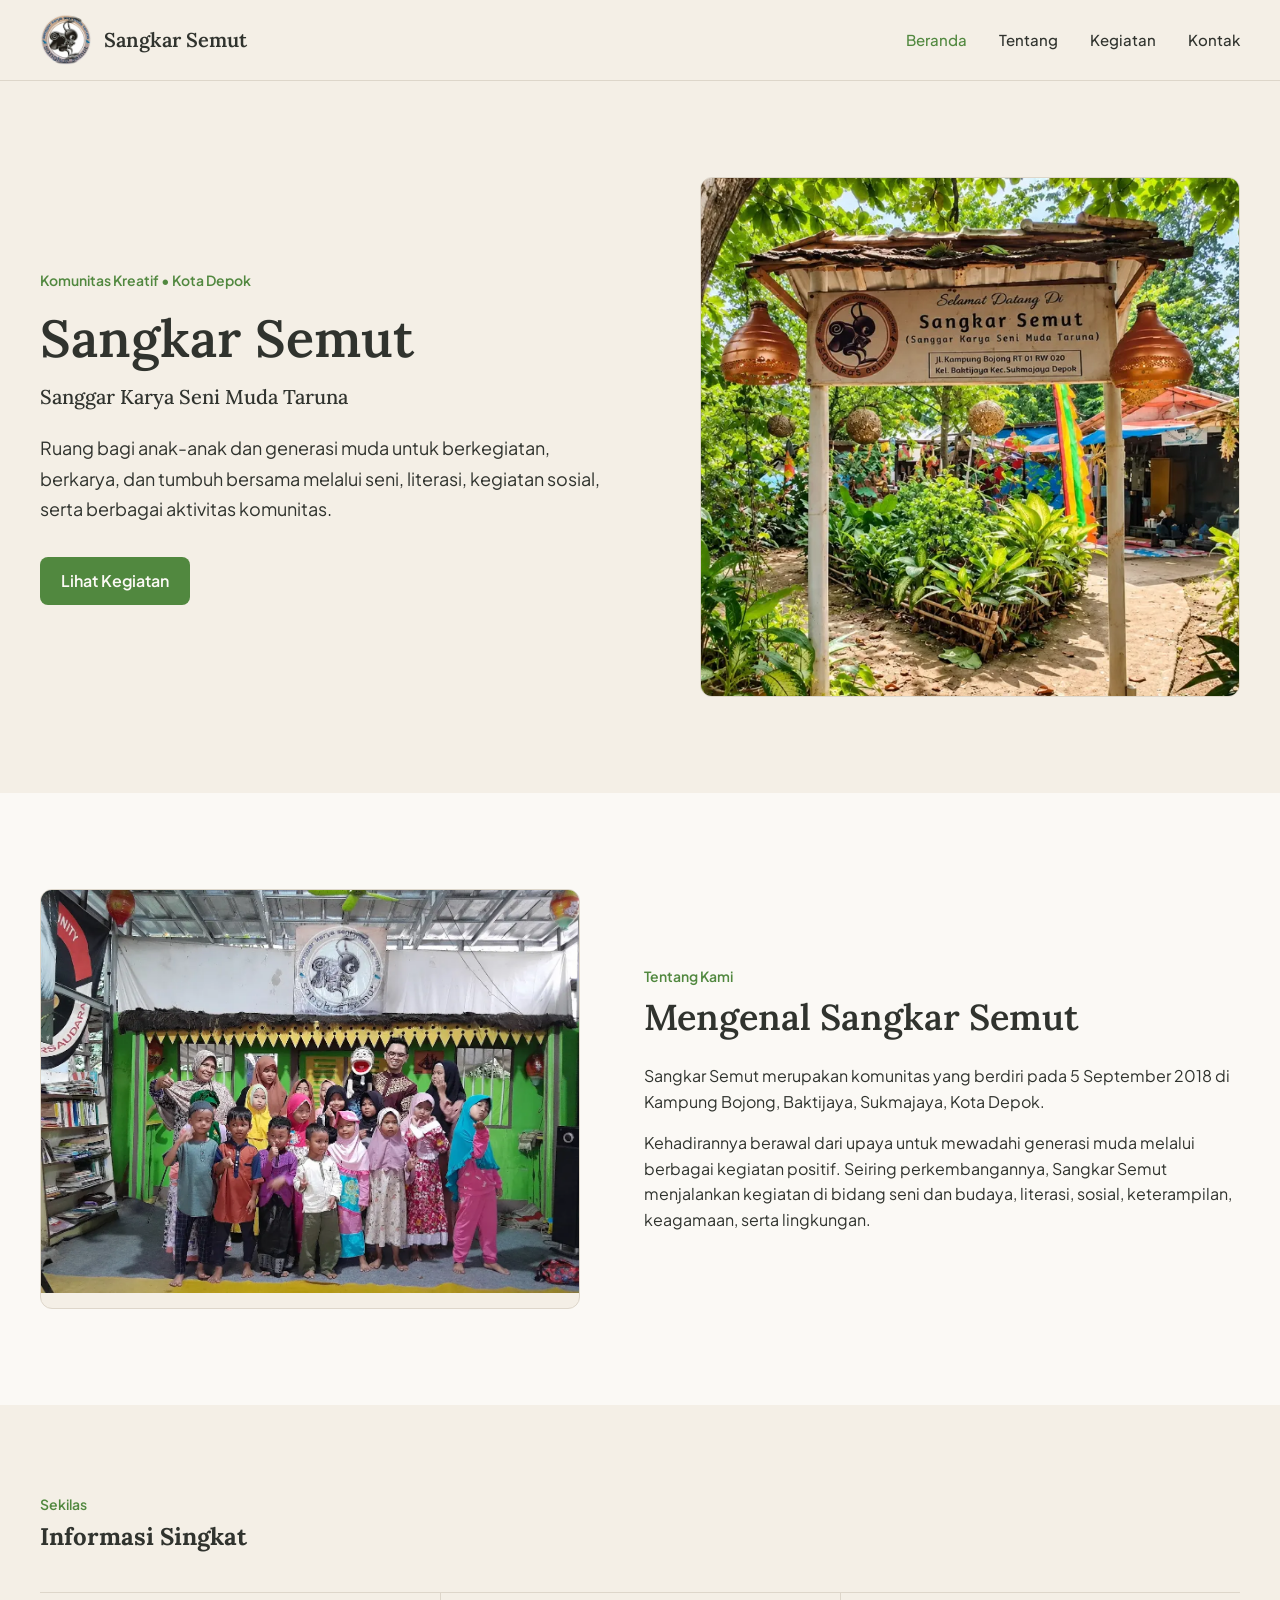
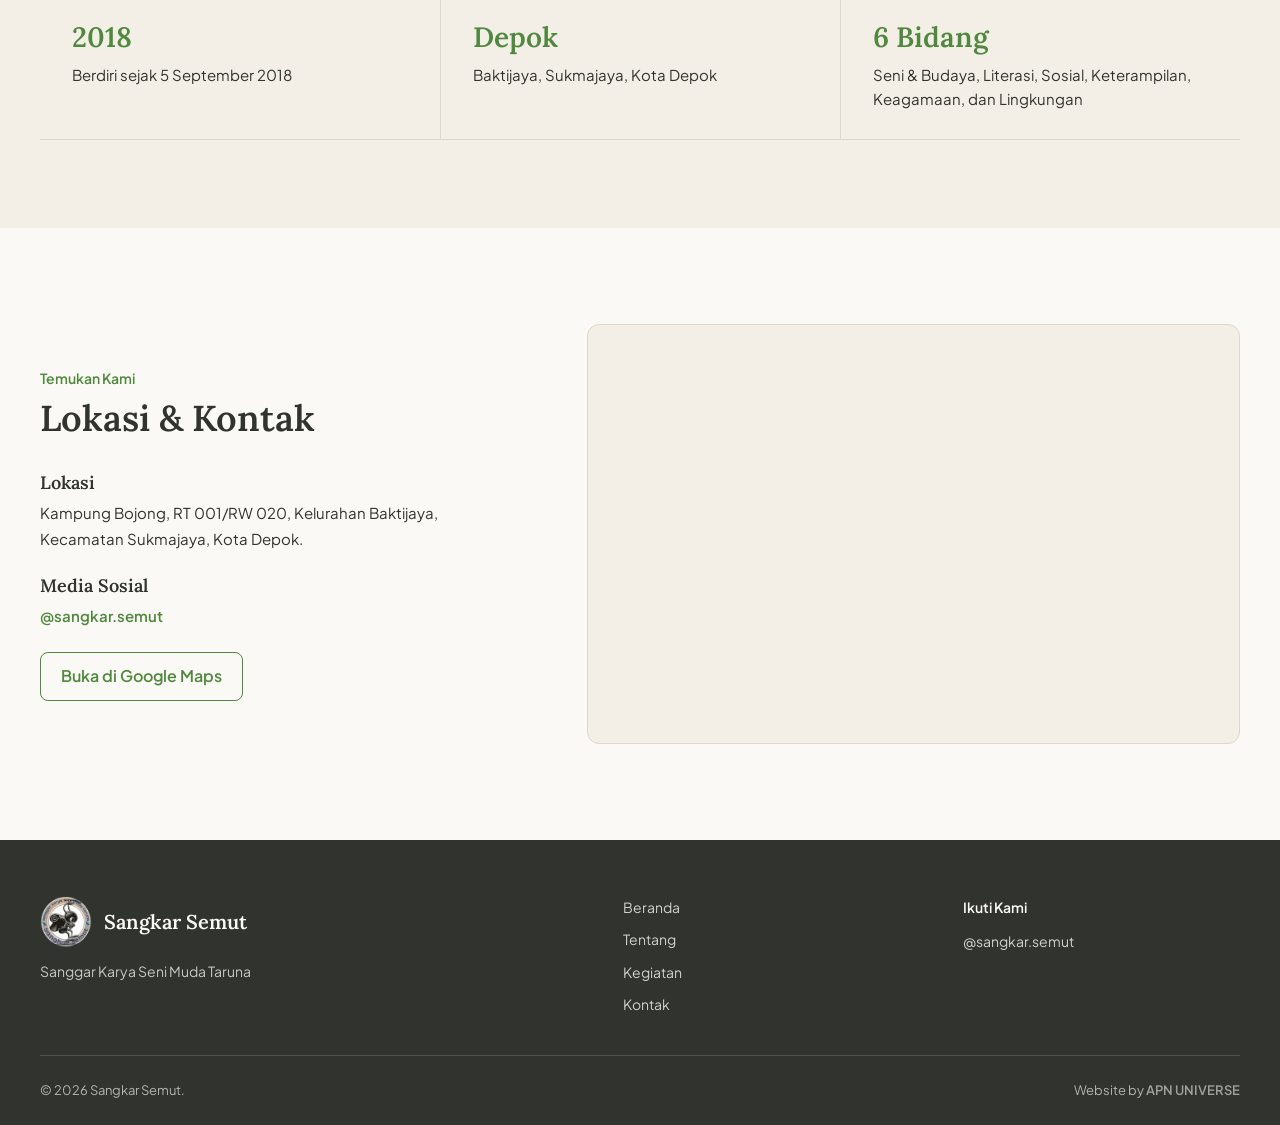
<file: index.html>
<!DOCTYPE html>
<html lang="id">
  <head>
    <meta charset="UTF-8" />
    <meta name="viewport" content="width=device-width, initial-scale=1.0" />
    <meta name="description" content="Sangkar Semut adalah komunitas di Baktijaya, Sukmajaya, Kota Depok yang mewadahi kegiatan seni, literasi, sosial, keterampilan, keagamaan, dan lingkungan." />
    <meta name="theme-color" content="#51883f" />

    <meta property="og:title" content="Sangkar Semut | Sanggar Karya Seni Muda Taruna" />
    <meta property="og:description" content="Ruang bagi anak-anak dan generasi muda untuk berkegiatan, berkarya, dan tumbuh bersama di Baktijaya, Kota Depok." />
    <meta property="og:type" content="website" />

    <!-- === Open Graph === -->
    <meta property="og:title" content="Sangkar Semut | Sanggar Karya Seni Muda Taruna" />
    <meta property="og:description" content="Ruang bagi anak-anak dan generasi muda untuk berkegiatan, berkarya, dan tumbuh bersama di Baktijaya, Kota Depok." />
    <meta property="og:type" content="website" />
    <meta property="og:image" content="https://anandaputran.github.io/sangkarsemut-depok/assets/img/home/hero.webp" />
    <meta property="og:image:alt" content="Area Sangkar Semut di Baktijaya, Kota Depok" />

    <!-- === Twitter Card === -->
    <meta name="twitter:card" content="summary_large_image" />
    <meta name="twitter:title" content="Sangkar Semut | Sanggar Karya Seni Muda Taruna" />
    <meta name="twitter:description" content="Ruang bagi anak-anak dan generasi muda untuk berkegiatan, berkarya, dan tumbuh bersama di Baktijaya, Kota Depok." />
    <meta name="twitter:image" content="https://anandaputran.github.io/sangkarsemut-depok/assets/img/home/hero.webp" />
    <meta name="twitter:image:alt" content="Area Sangkar Semut di Baktijaya, Kota Depok" />

    <title>Sangkar Semut | Sanggar Karya Seni Muda Taruna</title>

    <link rel="icon" type="image/webp" href="assets/img/logo/sslogo.webp" />
    <link rel="preconnect" href="https://fonts.googleapis.com" />
    <link rel="preconnect" href="https://fonts.gstatic.com" crossorigin />
    <link href="https://fonts.googleapis.com/css2?family=Lora:wght@400;500;600;700&family=Plus+Jakarta+Sans:wght@400;500;600;700&display=swap" rel="stylesheet" />
    <link rel="stylesheet" href="assets/css/style.css" />
  </head>

  <body>
    <!-- === Header & Navbar === -->
    <header class="site-header">
      <nav class="navbar" aria-label="Navigasi utama">
        <div class="container navbar-container">
          <a class="navbar-brand" href="index.html">
            <img src="assets/img/logo/sslogo.webp" alt="Logo Sangkar Semut" class="navbar-logo" />
            <span class="navbar-brand-name">Sangkar Semut</span>
          </a>

          <button class="navbar-toggle" type="button" aria-label="Buka menu navigasi" aria-expanded="false" aria-controls="navbar-menu">
            <span></span>
            <span></span>
            <span></span>
          </button>

          <div class="navbar-menu" id="navbar-menu">
            <ul class="navbar-links">
              <li>
                <a class="navbar-link navbar-link active" href="index.html"> Beranda </a>
              </li>

              <li>
                <a class="navbar-link" href="#tentang"> Tentang </a>
              </li>

              <li>
                <a class="navbar-link" href="kegiatan.html"> Kegiatan </a>
              </li>

              <li>
                <a class="navbar-link" href="#kontak"> Kontak </a>
              </li>
            </ul>
          </div>
        </div>
      </nav>
    </header>

    <main>
      <!-- === Hero Section === -->
      <section class="hero">
        <div class="container hero-container">
          <div class="hero-heading">
            <p class="hero-label">Komunitas Kreatif • Kota Depok</p>
            <h1>Sangkar Semut</h1>
            <p class="hero-name">Sanggar Karya Seni Muda Taruna</p>
          </div>
          <div class="hero-image">
            <img src="assets/img/home/hero.webp" alt="Area Sangkar Semut di Baktijaya, Depok" width="1000" height="700" />
          </div>
          <div class="hero-content">
            <p class="hero-description">Ruang bagi anak-anak dan generasi muda untuk berkegiatan, berkarya, dan tumbuh bersama melalui seni, literasi, kegiatan sosial, serta berbagai aktivitas komunitas.</p>
            <a class="btn btn-primary" href="kegiatan.html">Lihat Kegiatan</a>
          </div>
        </div>
      </section>

      <!-- === About Section === -->
      <section class="about" id="tentang">
        <div class="container about-container">
          <div class="about-image">
            <img src="assets/img/home/about.webp" alt="Kebersamaan anak-anak dan pengelola di Sangkar Semut" />
          </div>

          <div class="about-content">
            <p class="section-label">Tentang Kami</p>

            <h2>Mengenal Sangkar Semut</h2>

            <p>Sangkar Semut merupakan komunitas yang berdiri pada 5 September 2018 di Kampung Bojong, Baktijaya, Sukmajaya, Kota Depok.</p>

            <p>
              Kehadirannya berawal dari upaya untuk mewadahi generasi muda melalui berbagai kegiatan positif. Seiring perkembangannya, Sangkar Semut menjalankan kegiatan di bidang seni dan budaya, literasi, sosial, keterampilan, keagamaan,
              serta lingkungan.
            </p>
          </div>
        </div>
      </section>

      <!-- === Quick Info Section === -->
      <section class="quick-info">
        <div class="container">
          <div class="section-header">
            <p class="section-label">Sekilas</p>
            <h2>Informasi Singkat</h2>
          </div>

          <div class="quick-info-grid">
            <div class="info-item">
              <h3>2018</h3>
              <p>Berdiri sejak 5 September 2018</p>
            </div>

            <div class="info-item">
              <h3>Depok</h3>
              <p>Baktijaya, Sukmajaya, Kota Depok</p>
            </div>

            <div class="info-item">
              <h3>6 Bidang</h3>
              <p>Seni & Budaya, Literasi, Sosial, Keterampilan, Keagamaan, dan Lingkungan</p>
            </div>
          </div>
        </div>
      </section>

      <!-- === Location & Contact Section === -->
      <section class="contact" id="kontak">
        <div class="container contact-container">
          <div class="contact-content">
            <p class="section-label">Temukan Kami</p>
            <h2>Lokasi & Kontak</h2>
            <div class="contact-item">
              <h3>Lokasi</h3>
              <p>Kampung Bojong, RT 001/RW 020, Kelurahan Baktijaya, Kecamatan Sukmajaya, Kota Depok.</p>
            </div>
            <div class="contact-item">
              <h3>Media Sosial</h3>
              <a href="https://www.instagram.com/sangkar.semut/" target="_blank" rel="noopener noreferrer">@sangkar.semut</a>
            </div>
            <a class="btn btn-secondary" href="https://maps.app.goo.gl/6JScvqF3KZiSoGZQ6" target="_blank" rel="noopener noreferrer">Buka di Google Maps</a>
          </div>
          <div class="contact-map">
            <iframe
              src="https://www.google.com/maps/embed?pb=!1m18!1m12!1m3!1d3965.0383643203813!2d106.8569483!3d-6.3890512!2m3!1f0!2f0!3f0!3m2!1i1024!2i768!4f13.1!3m3!1m2!1s0x2e69ebf7b0233d17%3A0xdf24e9013b976f8!2sSangkar%20Semut!5e0!3m2!1sid!2sid!4v1789736896732!5m2!1sid!2sid"
              title="Lokasi Sangkar Semut di Google Maps"
              loading="lazy"
              allowfullscreen
              referrerpolicy="strict-origin-when-cross-origin"
            ></iframe>
          </div>
        </div>
      </section>
    </main>

    <!-- === Footer === -->
    <footer class="site-footer">
      <div class="container footer-container">
        <div class="footer-brand">
          <a href="index.html" class="footer-logo">
            <img src="assets/img/logo/sslogo.webp" alt="Logo Sangkar Semut" />
            <span>Sangkar Semut</span>
          </a>
          <p>Sanggar Karya Seni Muda Taruna</p>
        </div>
        <nav class="footer-nav" aria-label="Navigasi footer">
          <a href="index.html">Beranda</a>
          <a href="#tentang">Tentang</a>
          <a href="kegiatan.html">Kegiatan</a>
          <a href="#kontak">Kontak</a>
        </nav>
        <div class="footer-social">
          <p>Ikuti Kami</p>
          <a href="https://www.instagram.com/sangkar.semut/" target="_blank" rel="noopener noreferrer">@sangkar.semut</a>
        </div>
      </div>
      <div class="container footer-bottom">
        <p>&copy; 2026 Sangkar Semut.</p>
        <p>Website by <a href="https://apnuniverse.github.io" target="_blank" rel="noopener noreferrer">APN UNIVERSE</a></p>
      </div>
    </footer>

    <script src="assets/js/main.js"></script>
  </body>
</html>
</file>
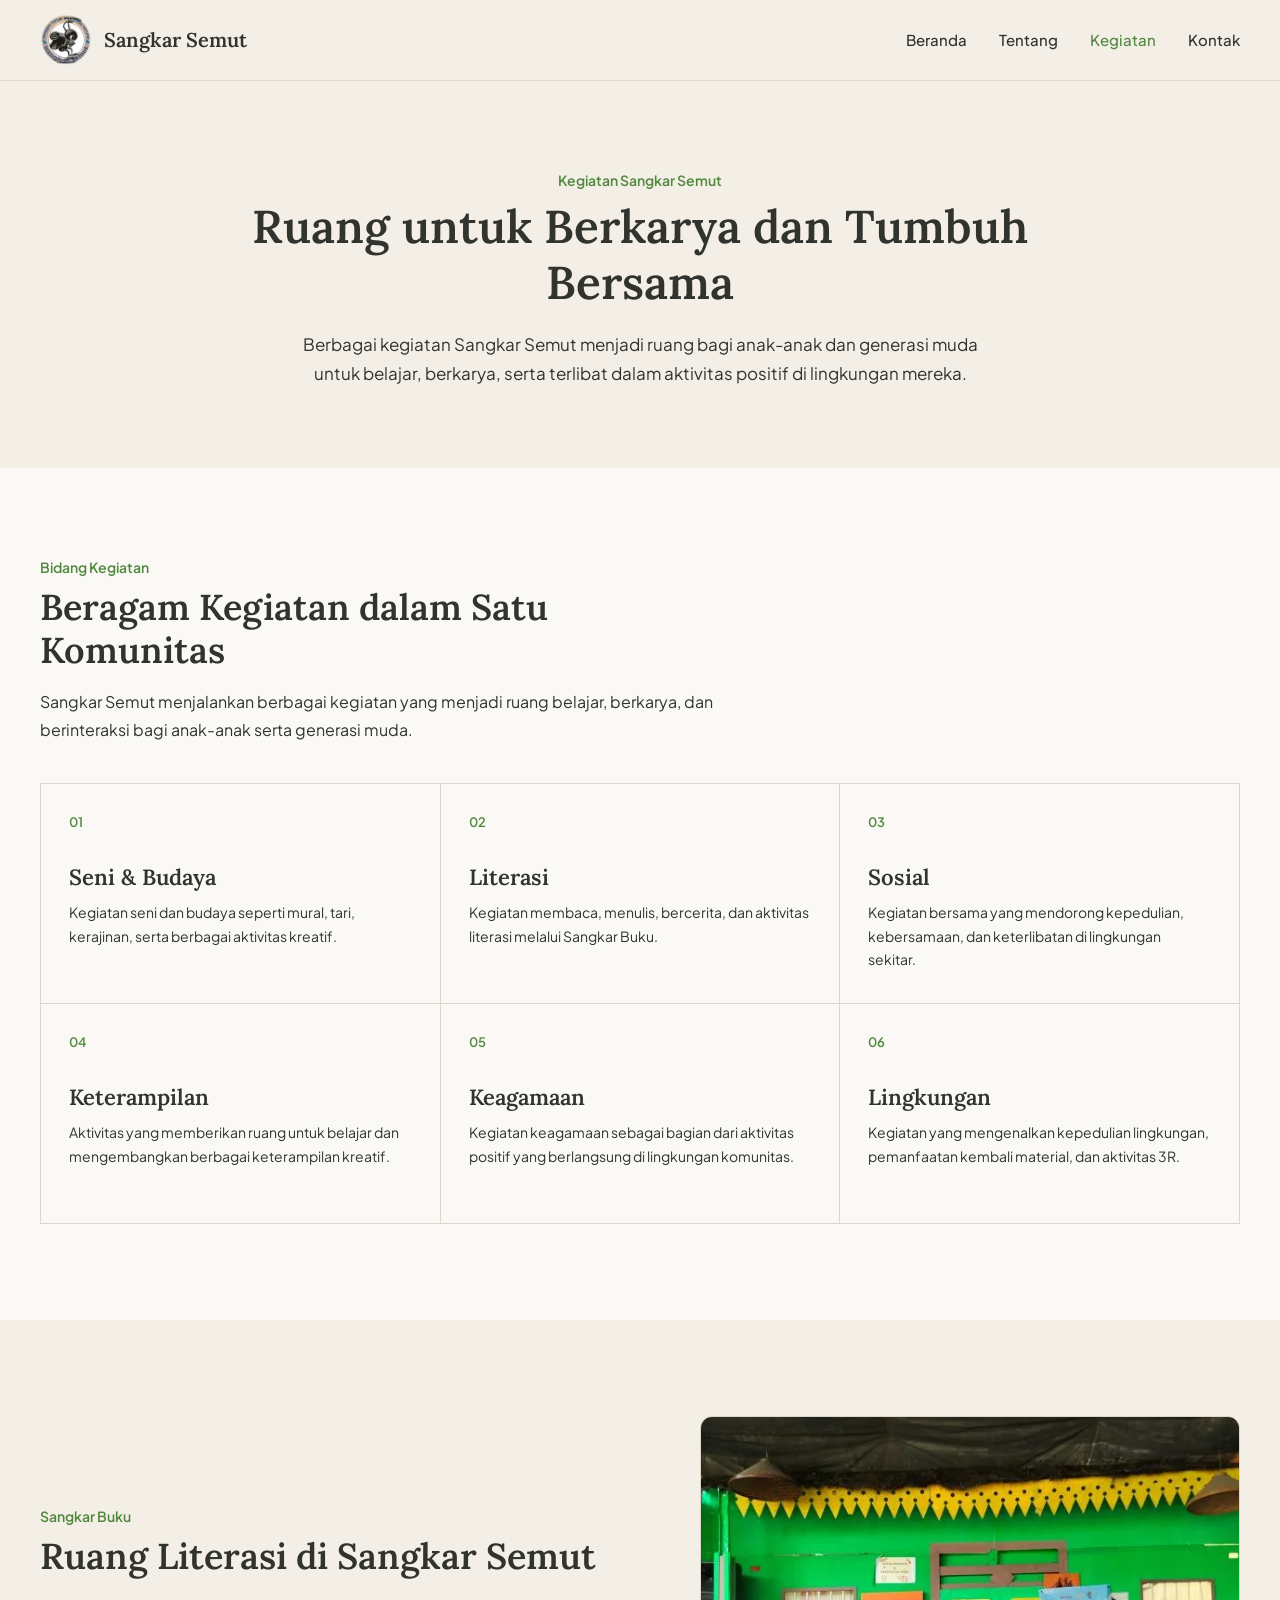
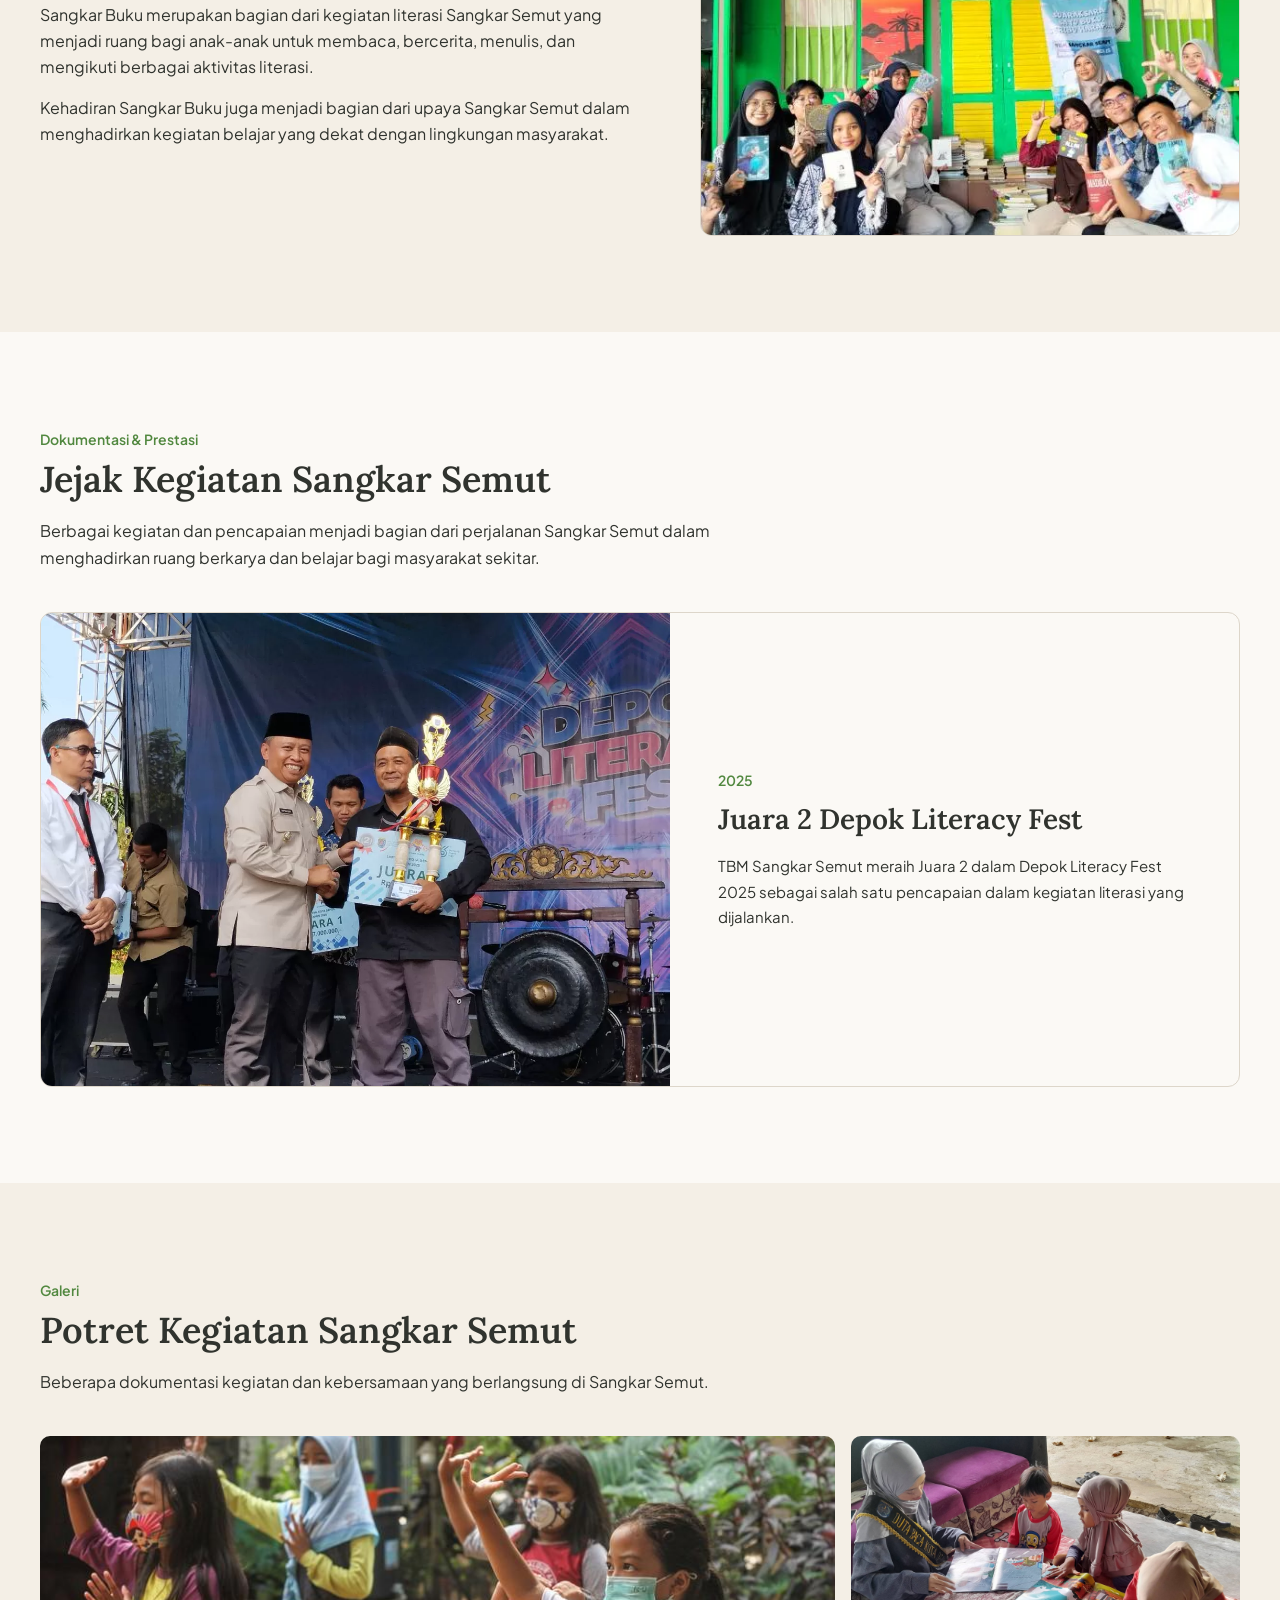
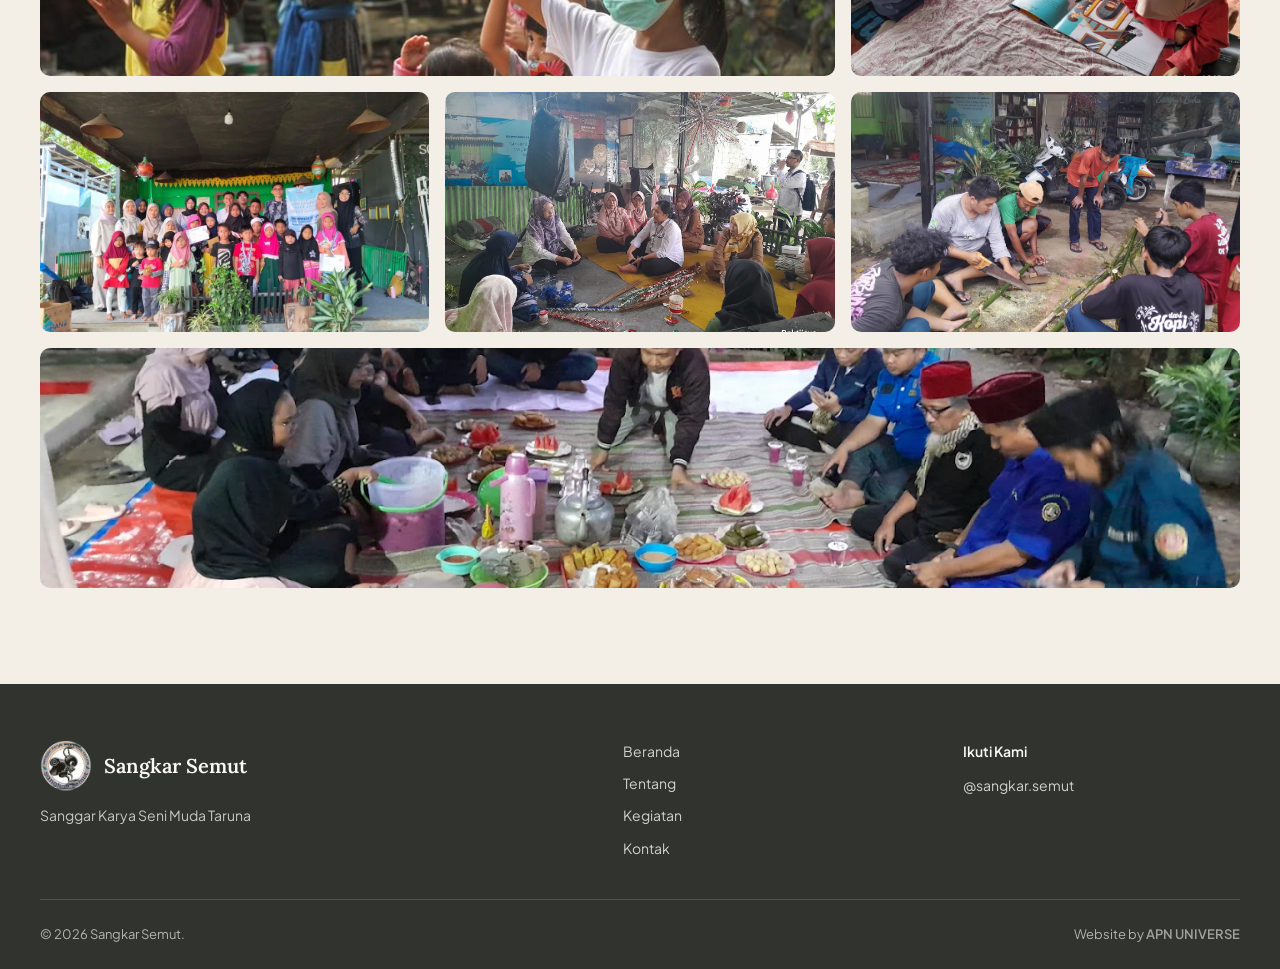
<file: kegiatan.html>
<!DOCTYPE html>
<html lang="id">
  <head>
    <meta charset="UTF-8" />
    <meta name="viewport" content="width=device-width, initial-scale=1.0" />
    <meta name="description" content="Jelajahi berbagai kegiatan Sangkar Semut di bidang seni dan budaya, literasi, sosial, keterampilan, keagamaan, dan lingkungan." />
    <meta name="theme-color" content="#51883f" />

    <title>Kegiatan | Sangkar Semut</title>

    <link rel="icon" type="image/webp" href="assets/img/logo/sslogo.webp" />

    <!-- === Open Graph === -->
    <meta property="og:title" content="Kegiatan | Sangkar Semut" />
    <meta property="og:description" content="Jelajahi kegiatan Sangkar Semut dalam bidang seni dan budaya, literasi, sosial, keterampilan, keagamaan, dan lingkungan." />
    <meta property="og:type" content="website" />
    <meta property="og:url" content="https://anandaputran.github.io/sangkarsemut-depok/kegiatan.html" />
    <meta property="og:image" content="https://anandaputran.github.io/sangkarsemut-depok/assets/img/gallery/01.webp" />
    <meta property="og:image:alt" content="Kegiatan seni dan budaya di Sangkar Semut" />

    <!-- === Twitter Card === -->
    <meta name="twitter:card" content="summary_large_image" />
    <meta name="twitter:title" content="Kegiatan | Sangkar Semut" />
    <meta name="twitter:description" content="Jelajahi kegiatan Sangkar Semut dalam bidang seni dan budaya, literasi, sosial, keterampilan, keagamaan, dan lingkungan." />
    <meta name="twitter:image" content="https://anandaputran.github.io/sangkarsemut-depok/assets/img/gallery/01.webp" />
    <meta name="twitter:image:alt" content="Kegiatan seni dan budaya di Sangkar Semut" />

    <link rel="canonical" href="https://anandaputran.github.io/sangkarsemut-depok/kegiatan.html" />

    <link rel="preconnect" href="https://fonts.googleapis.com" />
    <link rel="preconnect" href="https://fonts.gstatic.com" crossorigin />
    <link href="https://fonts.googleapis.com/css2?family=Lora:wght@400;500;600;700&family=Plus+Jakarta+Sans:wght@400;500;600;700&display=swap" rel="stylesheet" />
    <link rel="stylesheet" href="assets/css/style.css" />
  </head>
  <body>
    <!-- === Header === -->
    <header class="site-header">
      <nav class="navbar" aria-label="Navigasi utama">
        <div class="container navbar-container">
          <a class="navbar-brand" href="index.html" aria-label="Sangkar Semut - Beranda">
            <img src="assets/img/logo/sslogo.webp" alt="Logo Sangkar Semut" class="navbar-logo" />
            <span class="navbar-brand-name">Sangkar Semut</span>
          </a>
          <button class="navbar-toggle" type="button" aria-label="Buka menu navigasi" aria-expanded="false" aria-controls="navbar-menu">
            <span></span>
            <span></span>
            <span></span>
          </button>
          <div class="navbar-menu" id="navbar-menu">
            <ul class="navbar-links">
              <li><a class="navbar-link" href="index.html">Beranda</a></li>
              <li><a class="navbar-link" href="index.html#tentang">Tentang</a></li>
              <li><a class="navbar-link active" href="kegiatan.html">Kegiatan</a></li>
              <li><a class="navbar-link" href="index.html#kontak">Kontak</a></li>
            </ul>
          </div>
        </div>
      </nav>
    </header>

    <main>
      <!-- === Activities Intro Section === -->
      <section class="activities-intro">
        <div class="container activities-intro-container">
          <p class="section-label">Kegiatan Sangkar Semut</p>
          <h1>Ruang untuk Berkarya dan Tumbuh Bersama</h1>
          <p class="activities-intro-description">Berbagai kegiatan Sangkar Semut menjadi ruang bagi anak-anak dan generasi muda untuk belajar, berkarya, serta terlibat dalam aktivitas positif di lingkungan mereka.</p>
        </div>
      </section>

      <!-- === Activity Fields Section === -->
      <section class="activity-fields">
        <div class="container">
          <div class="section-header">
            <p class="section-label">Bidang Kegiatan</p>
            <h2>Beragam Kegiatan dalam Satu Komunitas</h2>
            <p>Sangkar Semut menjalankan berbagai kegiatan yang menjadi ruang belajar, berkarya, dan berinteraksi bagi anak-anak serta generasi muda.</p>
          </div>
          <div class="activity-fields-grid">
            <article class="activity-field">
              <span class="activity-number">01</span>
              <h3>Seni & Budaya</h3>
              <p>Kegiatan seni dan budaya seperti mural, tari, kerajinan, serta berbagai aktivitas kreatif.</p>
            </article>
            <article class="activity-field">
              <span class="activity-number">02</span>
              <h3>Literasi</h3>
              <p>Kegiatan membaca, menulis, bercerita, dan aktivitas literasi melalui Sangkar Buku.</p>
            </article>
            <article class="activity-field">
              <span class="activity-number">03</span>
              <h3>Sosial</h3>
              <p>Kegiatan bersama yang mendorong kepedulian, kebersamaan, dan keterlibatan di lingkungan sekitar.</p>
            </article>
            <article class="activity-field">
              <span class="activity-number">04</span>
              <h3>Keterampilan</h3>
              <p>Aktivitas yang memberikan ruang untuk belajar dan mengembangkan berbagai keterampilan kreatif.</p>
            </article>
            <article class="activity-field">
              <span class="activity-number">05</span>
              <h3>Keagamaan</h3>
              <p>Kegiatan keagamaan sebagai bagian dari aktivitas positif yang berlangsung di lingkungan komunitas.</p>
            </article>
            <article class="activity-field">
              <span class="activity-number">06</span>
              <h3>Lingkungan</h3>
              <p>Kegiatan yang mengenalkan kepedulian lingkungan, pemanfaatan kembali material, dan aktivitas 3R.</p>
            </article>
          </div>
        </div>
      </section>

      <!-- === Sangkar Buku Section === -->
      <section class="sangkar-buku">
        <div class="container sangkar-buku-container">
          <div class="sangkar-buku-image">
            <img src="assets/img/activities/sbuku.webp" alt="Kegiatan literasi Sangkar Buku di Sangkar Semut" />
          </div>
          <div class="sangkar-buku-content">
            <p class="section-label">Sangkar Buku</p>
            <h2>Ruang Literasi di Sangkar Semut</h2>
            <p>Sangkar Buku merupakan bagian dari kegiatan literasi Sangkar Semut yang menjadi ruang bagi anak-anak untuk membaca, bercerita, menulis, dan mengikuti berbagai aktivitas literasi.</p>
            <p>Kehadiran Sangkar Buku juga menjadi bagian dari upaya Sangkar Semut dalam menghadirkan kegiatan belajar yang dekat dengan lingkungan masyarakat.</p>
          </div>
        </div>
      </section>

      <!-- === Documentation & Achievement Section === -->
      <section class="documentation">
        <div class="container">
          <div class="section-header documentation-header">
            <p class="section-label">Dokumentasi & Prestasi</p>
            <h2>Jejak Kegiatan Sangkar Semut</h2>
            <p>Berbagai kegiatan dan pencapaian menjadi bagian dari perjalanan Sangkar Semut dalam menghadirkan ruang berkarya dan belajar bagi masyarakat sekitar.</p>
          </div>
          <div class="achievement">
            <div class="achievement-image">
              <img src="assets/img/activities/dlfest.webp" alt="Penyerahan penghargaan Juara 2 Depok Literacy Fest 2025 kepada TBM Sangkar Semut" />
            </div>
            <div class="achievement-content">
              <p class="achievement-year">2025</p>
              <h3>Juara 2 Depok Literacy Fest</h3>
              <p>TBM Sangkar Semut meraih Juara 2 dalam Depok Literacy Fest 2025 sebagai salah satu pencapaian dalam kegiatan literasi yang dijalankan.</p>
            </div>
          </div>
        </div>
      </section>

      <!-- === Gallery Section === -->
      <section class="gallery">
        <div class="container">
          <div class="section-header gallery-header">
            <p class="section-label">Galeri</p>
            <h2>Potret Kegiatan Sangkar Semut</h2>
            <p>Beberapa dokumentasi kegiatan dan kebersamaan yang berlangsung di Sangkar Semut.</p>
          </div>
          <div class="gallery-grid">
            <figure class="gallery-item">
              <img src="assets/img/gallery/01.webp" alt="Dokumentasi kegiatan Sangkar Semut" loading="lazy" />
            </figure>
            <figure class="gallery-item">
              <img src="assets/img/gallery/02.webp" alt="Dokumentasi kegiatan Sangkar Semut" loading="lazy" />
            </figure>
            <figure class="gallery-item">
              <img src="assets/img/gallery/03.webp" alt="Dokumentasi kegiatan Sangkar Semut" loading="lazy" />
            </figure>
            <figure class="gallery-item">
              <img src="assets/img/gallery/04.webp" alt="Dokumentasi kegiatan Sangkar Semut" loading="lazy" />
            </figure>
            <figure class="gallery-item">
              <img src="assets/img/gallery/05.webp" alt="Dokumentasi kegiatan Sangkar Semut" loading="lazy" />
            </figure>
            <figure class="gallery-item">
              <img src="assets/img/gallery/06.webp" alt="Dokumentasi kegiatan Sangkar Semut" loading="lazy" />
            </figure>
          </div>
        </div>
      </section>
    </main>

    <!-- === Footer === -->
    <footer class="site-footer">
      <div class="container footer-container">
        <div class="footer-brand">
          <a href="index.html" class="footer-logo">
            <img src="assets/img/logo/sslogo.webp" alt="Logo Sangkar Semut" />
            <span>Sangkar Semut</span>
          </a>
          <p>Sanggar Karya Seni Muda Taruna</p>
        </div>
        <nav class="footer-nav" aria-label="Navigasi footer">
          <a href="index.html">Beranda</a>
          <a href="#tentang">Tentang</a>
          <a href="kegiatan.html">Kegiatan</a>
          <a href="#kontak">Kontak</a>
        </nav>
        <div class="footer-social">
          <p>Ikuti Kami</p>
          <a href="https://www.instagram.com/sangkar.semut/" target="_blank" rel="noopener noreferrer">@sangkar.semut</a>
        </div>
      </div>
      <div class="container footer-bottom">
        <p>&copy; 2026 Sangkar Semut.</p>
        <p>Website by <a href="https://apnuniverse.github.io" target="_blank" rel="noopener noreferrer">APN UNIVERSE</a></p>
      </div>
    </footer>

    <script src="assets/js/main.js"></script>
  </body>
</html>
</file>
<file: assets/css/style.css>
/* === Global === */
:root {
  --color-bg: #f4efe6;
  --color-surface: #fbf9f5;
  --color-text: #30332e;
  --color-primary: #51883f;
  --color-secondary: #a8664c;
  --color-border: #ddd6ca;

  --font-heading: "Lora", serif;
  --font-body: "Plus Jakarta Sans", sans-serif;

  --container-width: 1200px;
}

* {
  margin: 0;
  padding: 0;
  box-sizing: border-box;
}

html {
  scroll-behavior: smooth;
}

body {
  font-family: var(--font-body);
  font-size: 16px;
  line-height: 1.6;
  color: var(--color-text);
  background-color: var(--color-bg);
}

img {
  display: block;
  max-width: 100%;
}

a {
  color: inherit;
  text-decoration: none;
}

ul {
  list-style: none;
}

button {
  font: inherit;
}

h1,
h2,
h3 {
  font-family: var(--font-heading);
  line-height: 1.2;
}

.container {
  width: min(100% - 48px, var(--container-width));
  margin-inline: auto;
}

.section-label {
  margin-bottom: 8px;
  font-size: 14px;
  font-weight: 600;
  color: var(--color-primary);
}

.section-header {
  margin-bottom: 40px;
}

.btn {
  display: inline-flex;
  align-items: center;
  justify-content: center;
  padding: 12px 20px;
  border: 1px solid transparent;
  border-radius: 8px;
  font-weight: 600;
  line-height: 1.4;
  cursor: pointer;
}

.btn-primary {
  color: var(--color-surface);
  background-color: var(--color-primary);
}

/* === Navbar === */
.site-header {
  position: sticky;
  top: 0;
  z-index: 100;
  background-color: var(--color-bg);
  border-bottom: 1px solid var(--color-border);
}

.navbar {
  height: 80px;
}

.navbar-container {
  height: 100%;
  display: flex;
  align-items: center;
  justify-content: space-between;
}

.navbar-brand {
  display: flex;
  align-items: center;
  gap: 12px;
}

.navbar-logo {
  width: 52px;
  height: 52px;
  object-fit: contain;
}

.navbar-brand-name {
  font-family: var(--font-heading);
  font-size: 20px;
  font-weight: 600;
}

.navbar-menu {
  display: flex;
  align-items: center;
}

.navbar-links {
  display: flex;
  align-items: center;
  gap: 32px;
}

.navbar-link {
  position: relative;
  font-size: 15px;
  font-weight: 500;
  transition: color 0.2s ease;
}

.navbar-link:hover,
.navbar-link.active {
  color: var(--color-primary);
}

.navbar-toggle {
  display: none;
  width: 40px;
  height: 40px;
  padding: 8px;
  border: 0;
  background: transparent;
  cursor: pointer;
}

.navbar-toggle span {
  display: block;
  width: 100%;
  height: 2px;
  margin: 5px 0;
  background-color: var(--color-text);
}

/* === Hero Section === */
.hero {
  padding: 96px 0;
}
.hero-container {
  display: grid;
  grid-template-columns: 1.05fr 0.95fr;
  grid-template-areas:
    "heading image"
    "content image";
  align-items: center;
  column-gap: 64px;
  min-height: 520px;
}
.hero-heading {
  grid-area: heading;
  align-self: end;
}
.hero-content {
  grid-area: content;
  align-self: start;
  max-width: 620px;
}
.hero-image {
  grid-area: image;
  width: 100%;
  min-height: 420px;
  align-self: stretch;
  overflow: hidden;
  border: 1px solid var(--color-border);
  border-radius: 12px;
  background-color: var(--color-surface);
}
.hero-image img {
  width: 100%;
  height: 100%;
  object-fit: cover;
  object-position: center;
}
.hero-label {
  margin-bottom: 16px;
  font-size: 14px;
  font-weight: 600;
  color: var(--color-primary);
}
.hero h1 {
  margin-bottom: 12px;
  font-size: 52px;
  font-weight: 600;
}
.hero-name {
  margin-bottom: 20px;
  font-family: var(--font-heading);
  font-size: 20px;
  font-weight: 500;
}
.hero-description {
  max-width: 580px;
  margin-bottom: 32px;
  font-size: 18px;
  line-height: 1.7;
}
.btn-primary {
  transition: background-color 0.2s ease, transform 0.2s ease;
}
.btn-primary:hover {
  background-color: #427333;
  transform: translateY(-2px);
}

/* === About Section === */
.about {
  padding: 96px 0;
  background-color: var(--color-surface);
}
.about-container {
  display: grid;
  grid-template-columns: 0.95fr 1.05fr;
  align-items: center;
  gap: 64px;
}
.about-image {
  width: 100%;
  min-height: 420px;
  overflow: hidden;
  border: 1px solid var(--color-border);
  border-radius: 12px;
  background-color: var(--color-bg);
}
.about-image img {
  width: 100%;
  height: 100%;
  object-fit: cover;
}
.about-content {
  max-width: 600px;
}
.about-content h2 {
  margin-bottom: 24px;
  font-size: 36px;
  font-weight: 600;
}
.about-content p:not(.section-label) {
  margin-bottom: 16px;
}
.about-content p:last-child {
  margin-bottom: 0;
}

/* === Quick Info Section === */
.quick-info {
  padding: 88px 0;
}
.quick-info-grid {
  display: grid;
  grid-template-columns: repeat(3, 1fr);
  border-top: 1px solid var(--color-border);
  border-bottom: 1px solid var(--color-border);
}
.info-item {
  padding: 28px 32px;
}
.info-item + .info-item {
  border-left: 1px solid var(--color-border);
}
.info-item h3 {
  margin-bottom: 8px;
  font-size: 28px;
  font-weight: 600;
  color: var(--color-primary);
}
.info-item p {
  font-size: 15px;
  line-height: 1.6;
}

/* === Location & Contact Section === */
.contact {
  padding: 96px 0;
  background-color: var(--color-surface);
}
.contact-container {
  display: grid;
  grid-template-columns: 0.85fr 1.15fr;
  align-items: center;
  gap: 64px;
}
.contact-content {
  max-width: 500px;
}
.contact-content h2 {
  margin-bottom: 32px;
  font-size: 36px;
  font-weight: 600;
}
.contact-item {
  margin-bottom: 24px;
}
.contact-item h3 {
  margin-bottom: 6px;
  font-size: 18px;
  font-weight: 600;
}
.contact-item p,
.contact-item a {
  font-size: 15px;
  line-height: 1.7;
}
.contact-item a {
  color: var(--color-primary);
  font-weight: 600;
}
.contact-item a:hover {
  text-decoration: underline;
}
.contact-map {
  height: 420px;
  overflow: hidden;
  border: 1px solid var(--color-border);
  border-radius: 12px;
  background-color: var(--color-bg);
}
.contact-map iframe {
  width: 100%;
  height: 100%;
  border: 0;
}
.btn-secondary {
  color: var(--color-primary);
  border-color: var(--color-primary);
  background-color: transparent;
  transition: color 0.2s ease, background-color 0.2s ease;
}
.btn-secondary:hover {
  color: var(--color-surface);
  background-color: var(--color-primary);
}

/* === Footer === */
.site-footer {
  padding: 56px 0 24px;
  color: var(--color-surface);
  background-color: var(--color-text);
}
.footer-container {
  display: grid;
  grid-template-columns: 1.5fr 0.8fr 0.8fr;
  gap: 64px;
  padding-bottom: 40px;
}
.footer-brand {
  max-width: 360px;
}
.footer-logo {
  display: inline-flex;
  align-items: center;
  gap: 12px;
  margin-bottom: 12px;
}
.footer-logo img {
  width: 52px;
  height: 52px;
  object-fit: contain;
}
.footer-logo span {
  font-family: var(--font-heading);
  font-size: 20px;
  font-weight: 600;
}
.footer-brand p {
  font-size: 14px;
  opacity: 0.75;
}
.footer-nav {
  display: flex;
  flex-direction: column;
  align-items: flex-start;
  gap: 10px;
}
.footer-nav a,
.footer-social a {
  font-size: 14px;
  opacity: 0.8;
  transition: opacity 0.2s ease;
}
.footer-nav a:hover,
.footer-social a:hover,
.footer-bottom a:hover {
  opacity: 1;
}
.footer-social p {
  margin-bottom: 10px;
  font-size: 14px;
  font-weight: 600;
}
.footer-bottom {
  display: flex;
  align-items: center;
  justify-content: space-between;
  gap: 24px;
  padding-top: 24px;
  border-top: 1px solid rgba(251, 249, 245, 0.15);
}
.footer-bottom p {
  font-size: 13px;
  opacity: 0.65;
}
.footer-bottom a {
  font-weight: 600;
  opacity: 0.85;
}

/* === Activities Intro Section === */
.activities-intro {
  padding: 88px 0 80px;
  text-align: center;
}
.activities-intro-container {
  max-width: 820px;
}
.activities-intro h1 {
  margin-bottom: 20px;
  font-size: 46px;
  font-weight: 600;
}
.activities-intro-description {
  max-width: 700px;
  margin-inline: auto;
  font-size: 17px;
  line-height: 1.7;
}

/* === Activity Fields Section === */
.activity-fields {
  padding: 88px 0 96px;
  background-color: var(--color-surface);
}
.activity-fields .section-header {
  max-width: 700px;
}
.activity-fields .section-header h2 {
  margin-bottom: 16px;
  font-size: 36px;
  font-weight: 600;
}
.activity-fields .section-header > p:last-child {
  font-size: 16px;
  line-height: 1.7;
}
.activity-fields-grid {
  display: grid;
  grid-template-columns: repeat(3, 1fr);
  border-top: 1px solid var(--color-border);
  border-left: 1px solid var(--color-border);
}
.activity-field {
  min-height: 220px;
  padding: 28px;
  border-right: 1px solid var(--color-border);
  border-bottom: 1px solid var(--color-border);
}
.activity-number {
  display: block;
  margin-bottom: 32px;
  font-size: 13px;
  font-weight: 600;
  color: var(--color-primary);
}
.activity-field h3 {
  margin-bottom: 10px;
  font-size: 22px;
  font-weight: 600;
}
.activity-field p {
  font-size: 14px;
  line-height: 1.7;
}

/* === Sangkar Buku Section === */
.sangkar-buku {
  padding: 96px 0;
}
.sangkar-buku-container {
  display: grid;
  grid-template-columns: 1.05fr 0.95fr;
  grid-template-areas: "content image";
  align-items: center;
  gap: 64px;
}
.sangkar-buku-image {
  grid-area: image;
  width: 100%;
  height: 420px;
  overflow: hidden;
  border: 1px solid var(--color-border);
  border-radius: 12px;
  background-color: var(--color-surface);
}
.sangkar-buku-image img {
  width: 100%;
  height: 100%;
  object-fit: cover;
}
.sangkar-buku-content {
  grid-area: content;
  max-width: 600px;
}
.sangkar-buku-content h2 {
  margin-bottom: 24px;
  font-size: 36px;
  font-weight: 600;
}
.sangkar-buku-content p:not(.section-label) {
  margin-bottom: 16px;
}
.sangkar-buku-content p:last-child {
  margin-bottom: 0;
}

/* === Documentation & Achievement Section === */
.documentation {
  padding: 96px 0;
  background-color: var(--color-surface);
}
.documentation-header {
  max-width: 720px;
}
.documentation-header h2 {
  margin-bottom: 16px;
  font-size: 36px;
  font-weight: 600;
}
.documentation-header > p:last-child {
  font-size: 16px;
  line-height: 1.7;
}
.achievement {
  display: grid;
  grid-template-columns: 1.05fr 0.95fr;
  align-items: stretch;
  border: 1px solid var(--color-border);
  border-radius: 12px;
  overflow: hidden;
}
.achievement-image {
  min-height: 380px;
  background-color: var(--color-bg);
}
.achievement-image img {
  width: 100%;
  height: 100%;
  object-fit: cover;
}
.achievement-content {
  display: flex;
  flex-direction: column;
  justify-content: center;
  padding: 48px;
}
.achievement-year {
  margin-bottom: 12px;
  font-size: 14px;
  font-weight: 600;
  color: var(--color-primary);
}
.achievement-content h3 {
  margin-bottom: 16px;
  font-size: 28px;
  font-weight: 600;
}
.achievement-content > p:last-child {
  font-size: 15px;
  line-height: 1.7;
}

/* === Gallery Section === */
.gallery {
  padding: 96px 0;
}
.gallery-header {
  max-width: 680px;
}
.gallery-header h2 {
  margin-bottom: 16px;
  font-size: 36px;
  font-weight: 600;
}
.gallery-header > p:last-child {
  font-size: 16px;
  line-height: 1.7;
}
.gallery-grid {
  display: grid;
  grid-template-columns: repeat(3, 1fr);
  grid-auto-rows: 240px;
  gap: 16px;
}
.gallery-item {
  overflow: hidden;
  border-radius: 10px;
  background-color: var(--color-surface);
}
.gallery-item:first-child {
  grid-column: span 2;
}
.gallery-item:nth-child(6) {
  grid-column: 1 / -1;
}
.gallery-item img {
  width: 100%;
  height: 100%;
  object-fit: cover;
  transition: transform 0.3s ease;
}
.gallery-item:hover img {
  transform: scale(1.025);
}

@media (max-width: 768px) {
  /* === Global === */
  .container {
    width: min(100% - 32px, var(--container-width));
  }
  .section-header {
    margin-bottom: 32px;
  }

  /* === Navbar === */
  .navbar {
    height: 72px;
  }
  .navbar-logo {
    width: 44px;
    height: 44px;
  }
  .navbar-brand-name {
    font-size: 18px;
  }
  .navbar-menu {
    position: absolute;
    top: 72px;
    left: 0;
    width: 100%;
    padding: 20px 16px 24px;
    visibility: hidden;
    opacity: 0;
    transform: translateY(-8px);
    background-color: var(--color-bg);
    border-bottom: 1px solid var(--color-border);
    transition: opacity 0.2s ease, transform 0.2s ease, visibility 0.2s ease;
  }
  .navbar-menu.active {
    visibility: visible;
    opacity: 1;
    transform: translateY(0);
  }
  .navbar-links {
    align-items: stretch;
    flex-direction: column;
    gap: 0;
  }
  .navbar-link {
    display: block;
    padding: 10px 0;
  }
  .navbar-toggle {
    display: block;
  }

  /* === Activities Intro Section === */
  .activities-intro {
    padding: 48px 0 52px;
    text-align: left;
  }
  .activities-intro-container {
    max-width: 100%;
  }
  .activities-intro h1 {
    margin-bottom: 16px;
    font-size: 34px;
  }
  .activities-intro-description {
    max-width: 100%;
    margin-inline: 0;
    font-size: 15px;
  }

  /* === Activity Fields Section === */
  .activity-fields {
    padding: 56px 0;
  }
  .activity-fields .section-header h2 {
    margin-bottom: 12px;
    font-size: 28px;
  }
  .activity-fields .section-header > p:last-child {
    font-size: 15px;
  }
  .activity-fields-grid {
    grid-template-columns: 1fr;
    border-left: 0;
  }
  .activity-field {
    min-height: auto;
    padding: 22px 0;
    border-right: 0;
  }
  .activity-number {
    margin-bottom: 12px;
  }
  .activity-field h3 {
    margin-bottom: 6px;
    font-size: 20px;
  }

  /* === Sangkar Buku Section === */
  .sangkar-buku {
    padding: 56px 0;
  }
  .sangkar-buku-container {
    display: flex;
    flex-direction: column;
    align-items: stretch;
    gap: 24px;
  }
  .sangkar-buku-image {
    width: 100%;
    height: 280px;
  }
  .sangkar-buku-content {
    max-width: 100%;
  }
  .sangkar-buku-content h2 {
    margin-bottom: 16px;
    font-size: 28px;
  }
  .sangkar-buku-content p:not(.section-label) {
    margin-bottom: 12px;
  }

  /* === Documentation & Achievement Section === */
  .documentation {
    padding: 56px 0;
  }
  .documentation-header h2 {
    margin-bottom: 12px;
    font-size: 28px;
  }
  .documentation-header > p:last-child {
    font-size: 15px;
  }
  .achievement {
    grid-template-columns: 1fr;
  }
  .achievement-image {
    min-height: 260px;
  }
  .achievement-content {
    padding: 24px;
  }
  .achievement-year {
    margin-bottom: 8px;
  }
  .achievement-content h3 {
    margin-bottom: 12px;
    font-size: 22px;
  }
  .achievement-content > p:last-child {
    font-size: 14px;
  }

  /* === Gallery Section === */
  .gallery {
    padding: 56px 0;
  }
  .gallery-header h2 {
    margin-bottom: 12px;
    font-size: 28px;
  }
  .gallery-header > p:last-child {
    font-size: 15px;
  }
  .gallery-grid {
    grid-template-columns: repeat(2, 1fr);
    grid-auto-rows: 180px;
    gap: 8px;
  }
  .gallery-item:first-child,
  .gallery-item:nth-child(6) {
    grid-column: span 2;
  }

  /* === Hero Section === */
  .hero {
    padding: 32px 0 56px;
  }
  .hero-container {
    display: flex;
    flex-direction: column;
    align-items: stretch;
    gap: 0;
    min-height: auto;
  }
  .hero-heading {
    grid-area: auto;
    width: 100%;
  }
  .hero-image {
    grid-area: auto;
    height: 280px;
    min-height: 0;
    margin: 28px 0 24px;
  }
  .hero-content {
    grid-area: auto;
    max-width: 100%;
  }
  .hero-label {
    margin-bottom: 12px;
    font-size: 13px;
  }
  .hero h1 {
    margin-bottom: 8px;
    font-size: 36px;
  }
  .hero-name {
    margin-bottom: 0;
    font-size: 17px;
  }
  .hero-description {
    margin-bottom: 24px;
    font-size: 15px;
    line-height: 1.7;
  }

  /* === About Section === */
  .about {
    padding: 56px 0;
  }
  .about-container {
    grid-template-columns: 1fr;
    gap: 24px;
  }
  .about-image {
    min-height: 260px;
  }
  .about-content {
    max-width: 100%;
  }
  .about-content h2 {
    margin-bottom: 16px;
    font-size: 28px;
  }
  .about-content p:not(.section-label) {
    margin-bottom: 12px;
  }

  /* === Quick Info Section === */
  .quick-info {
    padding: 56px 0;
  }
  .quick-info-grid {
    grid-template-columns: 1fr;
  }
  .info-item {
    padding: 20px 0;
  }
  .info-item + .info-item {
    border-top: 1px solid var(--color-border);
    border-left: 0;
  }
  .info-item h3 {
    margin-bottom: 4px;
    font-size: 24px;
  }
  .info-item p {
    font-size: 14px;
  }

  /* === Location & Contact Section === */
  .contact {
    padding: 56px 0;
  }
  .contact-container {
    grid-template-columns: 1fr;
    gap: 28px;
  }
  .contact-content {
    max-width: 100%;
  }
  .contact-content h2 {
    margin-bottom: 24px;
    font-size: 28px;
  }
  .contact-item {
    margin-bottom: 20px;
  }
  .contact-item h3 {
    font-size: 17px;
  }
  .contact-item p,
  .contact-item a {
    font-size: 14px;
  }
  .contact-map {
    height: 300px;
  }

  /* === Footer === */
  .site-footer {
    padding: 40px 0 20px;
  }
  .footer-container {
    grid-template-columns: 1fr;
    gap: 28px;
    padding-bottom: 28px;
  }
  .footer-brand {
    max-width: 100%;
  }
  .footer-logo {
    margin-bottom: 8px;
  }
  .footer-logo img {
    width: 44px;
    height: 44px;
  }
  .footer-logo span {
    font-size: 18px;
  }
  .footer-nav {
    flex-direction: row;
    flex-wrap: wrap;
    gap: 10px 24px;
  }
  .footer-social p {
    margin-bottom: 6px;
  }
  .footer-bottom {
    align-items: flex-start;
    flex-direction: column;
    gap: 6px;
    padding-top: 20px;
  }
}
</file>
